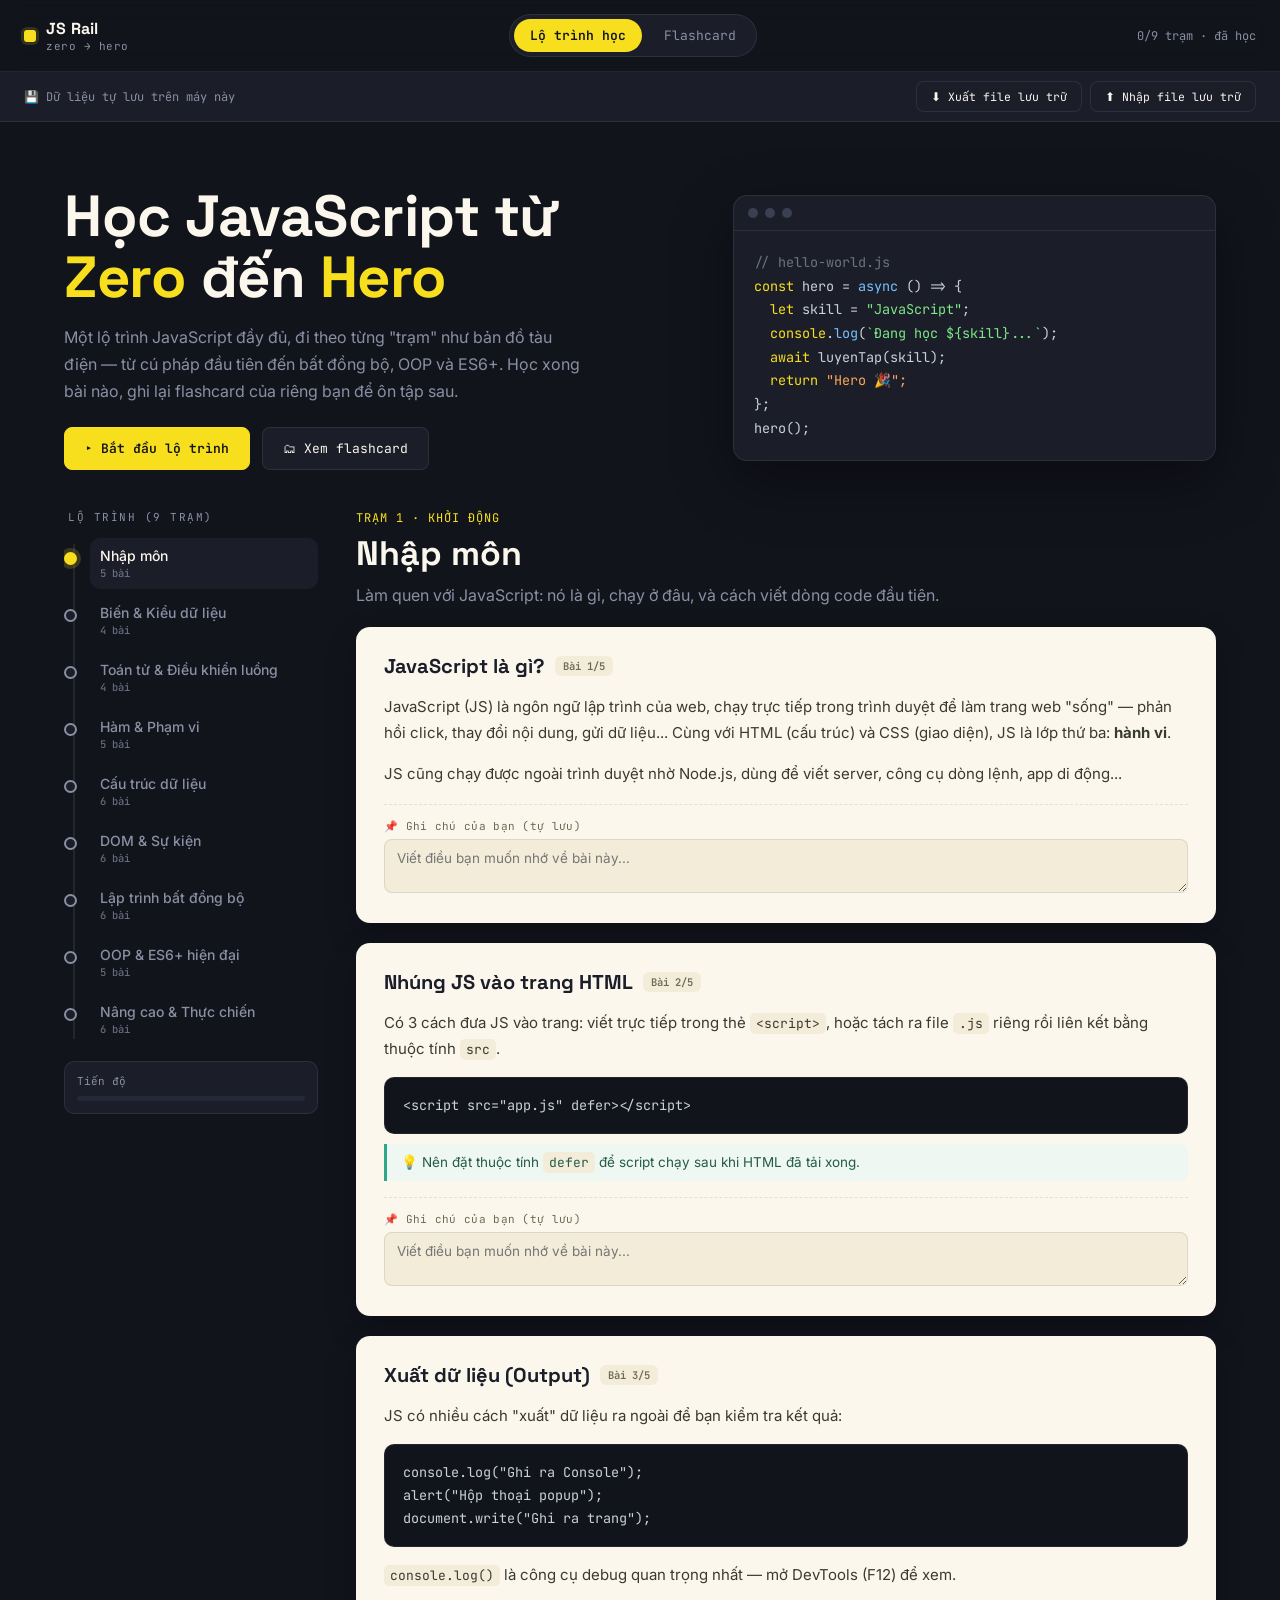
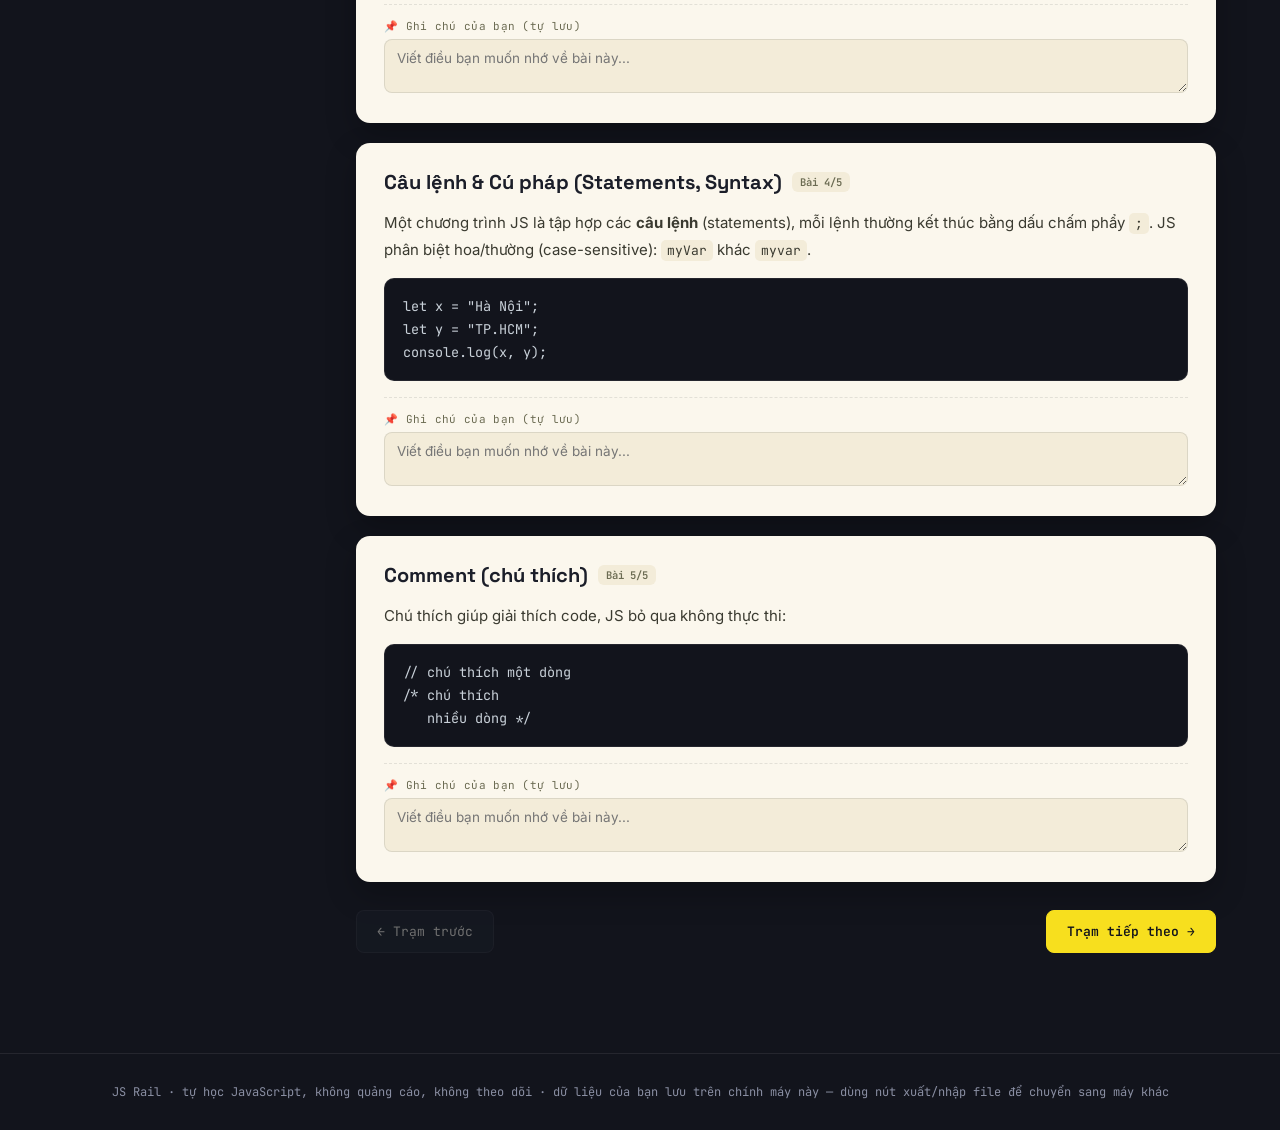
<file: index.html>
<!DOCTYPE html>
<html lang="vi">
<head>
<meta charset="UTF-8">
<meta name="viewport" content="width=device-width, initial-scale=1.0">
<title>JS Rail — Từ Zero đến Hero</title>
<link rel="preconnect" href="https://fonts.googleapis.com">
<link href="https://fonts.googleapis.com/css2?family=Space+Grotesk:wght@500;600;700&family=Inter:wght@400;500;600;700&family=JetBrains+Mono:wght@400;500;600&display=swap" rel="stylesheet">
<link rel="stylesheet" href="style.css">
</head>
<body>

<header class="topbar">
  <div class="brand">
    <span class="dot"></span>
    <div>
      JS Rail
      <small>zero&nbsp;→&nbsp;hero</small>
    </div>
  </div>
  <div class="modes">
    <button class="active" data-mode="learn">Lộ trình học</button>
    <button data-mode="flash">Flashcard</button>
  </div>
  <div class="progress-pill" id="progress-pill">0/0 bài · đã học</div>
</header>

<div class="storage-bar">
  <span id="storage-status">💾 Dữ liệu tự lưu trên máy này</span>
  <div class="storage-actions">
    <button class="btn" onclick="exportData()">⬇ Xuất file lưu trữ</button>
    <button class="btn" onclick="document.getElementById('import-file').click()">⬆ Nhập file lưu trữ</button>
    <input type="file" id="import-file" accept="application/json" style="display:none" onchange="importData(event)">
  </div>
</div>

<!-- HERO -->
<section class="hero" id="learn-hero">
  <div>
    <h1>Học JavaScript từ <span>Zero</span> đến <span>Hero</span></h1>
    <p>Một lộ trình JavaScript đầy đủ, đi theo từng "trạm" như bản đồ tàu điện — từ cú pháp đầu tiên đến bất đồng bộ, OOP và ES6+. Học xong bài nào, ghi lại flashcard của riêng bạn để ôn tập sau.</p>
    <div class="cta">
      <a href="#stage-wrap" class="btn primary">▸ Bắt đầu lộ trình</a>
      <button class="btn" onclick="switchMode('flash')">🗂 Xem flashcard</button>
    </div>
  </div>
  <div class="terminal">
    <div class="bar"><span></span><span></span><span></span></div>
    <pre><span class="c">// hello-world.js</span>
<span class="k">const</span> hero = <span class="fn">async</span> () => {
  <span class="k">let</span> skill = <span class="s">"JavaScript"</span>;
  <span class="k">console</span>.<span class="fn">log</span>(<span class="s">`Đang học ${skill}...`</span>);
  <span class="k">await</span> luyenTap(skill);
  <span class="k">return</span> <span id="typed-out"></span>
};
hero();</pre>
  </div>
</section>

<!-- LEARN MODE -->
<div class="stage-wrap" id="stage-wrap">
  <aside class="rail">
    <p class="rail-title">Lộ trình (9 trạm)</p>
    <div class="rail-line" id="rail-line"></div>
    <div class="rail-progress">
      Tiến độ
      <div class="rail-bar"><div id="rail-bar-fill"></div></div>
    </div>
  </aside>

  <main>
    <div class="mobile-stepper" id="mobile-stepper"></div>
    <div class="stage-header">
      <div class="stage-eyebrow" id="stage-eyebrow"></div>
      <h2 id="stage-title"></h2>
      <p id="stage-desc"></p>
    </div>
    <div id="lesson-list"></div>
    <div class="stage-nav-btns">
      <button class="btn" id="prev-stage">← Trạm trước</button>
      <button class="btn primary" id="next-stage">Trạm tiếp theo →</button>
    </div>
  </main>
</div>

<!-- FLASHCARD MODE -->
<div class="stage-wrap" id="flash-wrap" style="display:none; grid-template-columns:1fr;">
  <main>
    <div class="stage-header">
      <div class="stage-eyebrow">GHI NHỚ</div>
      <h2>Bộ flashcard JavaScript</h2>
      <p>Bấm vào thẻ để lật, đánh dấu "đã nhớ", hoặc tự viết flashcard ghi chú riêng cho phần bạn đang học.</p>
    </div>

    <div class="note-form">
      <h3>✎ Thêm flashcard / ghi chú của bạn</h3>
      <div class="row">
        <input id="nf-front" type="text" placeholder="Mặt trước — câu hỏi hoặc khái niệm (VD: closure là gì?)">
      </div>
      <div class="row">
        <textarea id="nf-back" rows="2" placeholder="Mặt sau — câu trả lời / ghi chú của bạn"></textarea>
      </div>
      <div class="row" style="grid-template-columns:1fr auto;">
        <select id="nf-stage"></select>
        <div class="actions"><button class="btn primary" onclick="addCustomCard()">+ Lưu flashcard</button></div>
      </div>
    </div>

    <div class="flash-toolbar">
      <select class="filter-select" id="flash-filter"></select>
      <input class="search-input" id="flash-search" type="text" placeholder="Tìm flashcard...">
      <button class="btn" onclick="shuffleDeck()">🔀 Xáo bài</button>
      <div class="deck-stats" id="deck-stats"></div>
    </div>

    <div class="deck" id="deck"></div>
  </main>
</div>

<footer>JS Rail · tự học JavaScript, không quảng cáo, không theo dõi · dữ liệu của bạn lưu trên chính máy này — dùng nút xuất/nhập file để chuyển sang máy khác</footer>

<script src="script.js" defer></script>
</body>
</html>
</file>
<file: style.css>
:root{
  --ink:#12141c;
  --ink-2:#1b1e29;
  --ink-3:#242838;
  --paper:#fbf7ed;
  --paper-2:#f3ecd9;
  --js:#f7df1e;
  --teal:#2fa88a;
  --coral:#ef6350;
  --slate:#8a8fa3;
  --line: rgba(255,255,255,0.08);
  --paper-line: rgba(18,20,28,0.1);
  --radius: 14px;
  --font-display:'Space Grotesk', sans-serif;
  --font-body:'Inter', sans-serif;
  --font-mono:'JetBrains Mono', monospace;
}
*{box-sizing:border-box;}
html{scroll-behavior:smooth;}
body{
  margin:0;
  background:var(--ink);
  color:var(--paper);
  font-family:var(--font-body);
  -webkit-font-smoothing:antialiased;
}
a{color:var(--teal);}
::selection{background:var(--js); color:var(--ink);}
:focus-visible{outline:2px solid var(--js); outline-offset:2px;}

/* ---------- layout shell ---------- */
.topbar{
  position:sticky; top:0; z-index:50;
  display:flex; align-items:center; justify-content:space-between;
  padding:14px 24px;
  background:rgba(18,20,28,0.9);
  backdrop-filter:blur(10px);
  border-bottom:1px solid var(--line);
}
.brand{display:flex; align-items:center; gap:10px; font-family:var(--font-display); font-weight:700; letter-spacing:.2px;}
.brand .dot{width:12px;height:12px;border-radius:3px;background:var(--js);box-shadow:0 0 0 3px rgba(247,223,30,0.15);}
.brand small{display:block; font-family:var(--font-mono); font-weight:400; font-size:11px; color:var(--slate); letter-spacing:.5px;}
.modes{display:flex; gap:6px; background:var(--ink-2); border:1px solid var(--line); border-radius:999px; padding:4px;}
.modes button{
  border:none; background:transparent; color:var(--slate);
  font-family:var(--font-mono); font-size:13px; padding:8px 16px; border-radius:999px; cursor:pointer;
  transition:.2s;
}
.modes button.active{background:var(--js); color:var(--ink); font-weight:600;}
.progress-pill{font-family:var(--font-mono); font-size:12px; color:var(--slate); display:none;}
@media (min-width:640px){.progress-pill{display:block;}}

/* ---------- storage bar ---------- */
.storage-bar{
  display:flex; align-items:center; justify-content:space-between; gap:12px; flex-wrap:wrap;
  padding:9px 24px; background:var(--ink-2); border-bottom:1px solid var(--line);
  font-family:var(--font-mono); font-size:12px; color:var(--slate);
}
.storage-actions{display:flex; gap:8px;}
.storage-actions .btn{padding:7px 14px; font-size:11.5px;}

/* ---------- keep notes (per lesson) ---------- */
.keep-note{
  margin-top:16px; padding-top:14px; border-top:1px dashed var(--paper-line);
}
.keep-note label{
  display:block; font-family:var(--font-mono); font-size:11px; color:#6b6b52; margin-bottom:6px; letter-spacing:.3px;
}
.keep-note textarea{
  width:100%; border:1px solid var(--paper-line); background:var(--paper-2); color:#1b1e29;
  border-radius:8px; padding:10px 12px; font-family:var(--font-body); font-size:13.5px; resize:vertical;
}
.keep-note textarea:focus{outline:2px solid var(--teal); outline-offset:1px;}

/* ---------- hero ---------- */
.hero{
  padding:64px 24px 40px;
  max-width:1200px; margin:0 auto;
  display:grid; grid-template-columns:1.3fr 1fr; gap:40px; align-items:center;
}
.hero h1{
  font-family:var(--font-display); font-size:clamp(34px,5vw,58px); line-height:1.05; margin:0 0 16px;
  letter-spacing:-.5px;
}
.hero h1 span{color:var(--js);}
.hero p{color:var(--slate); font-size:16px; line-height:1.7; max-width:520px; margin:0 0 22px;}
.hero .cta{display:flex; gap:12px; flex-wrap:wrap;}
.btn{
  font-family:var(--font-mono); font-size:13px; padding:12px 20px; border-radius:8px; border:1px solid var(--line);
  background:var(--ink-2); color:var(--paper); cursor:pointer; text-decoration:none; display:inline-flex; align-items:center; gap:8px;
  transition:.2s;
}
.btn.primary{background:var(--js); color:var(--ink); border-color:var(--js); font-weight:600;}
.btn:hover{transform:translateY(-1px); border-color:var(--js);}
.terminal{
  background:var(--ink-2); border:1px solid var(--line); border-radius:var(--radius); overflow:hidden;
  box-shadow:0 20px 60px rgba(0,0,0,0.4);
}
.terminal .bar{display:flex; gap:7px; padding:12px 14px; border-bottom:1px solid var(--line);}
.terminal .bar span{width:10px;height:10px;border-radius:50%;background:#3a3f52;}
.terminal pre{margin:0; padding:20px; font-family:var(--font-mono); font-size:13.5px; line-height:1.75; color:#c9d1d9; overflow-x:auto;}
.terminal .k{color:#f7df1e;} .terminal .s{color:#7ee787;} .terminal .c{color:#6b7280;} .terminal .fn{color:#79c0ff;}
#typed-out{color:#ffa657;}

/* ---------- rail / roadmap ---------- */
.stage-wrap{max-width:1200px; margin:0 auto; padding:0 24px 100px; display:grid; grid-template-columns:260px 1fr; gap:32px;}
.rail{position:sticky; top:76px; align-self:start; max-height:calc(100vh - 96px); overflow:auto; padding-right:6px;}
.rail-title{font-family:var(--font-mono); font-size:11px; text-transform:uppercase; letter-spacing:1.5px; color:var(--slate); margin:0 0 14px 4px;}
.rail-line{position:relative; padding-left:26px;}
.rail-line::before{content:''; position:absolute; left:9px; top:6px; bottom:6px; width:2px; background:var(--line);}
.station{position:relative; margin-bottom:6px;}
.station button{
  width:100%; text-align:left; background:transparent; border:none; color:var(--slate); cursor:pointer;
  padding:9px 12px 9px 10px; border-radius:10px; font-size:14px; font-family:var(--font-body); font-weight:500;
  display:flex; flex-direction:column; gap:2px; transition:.15s;
}
.station small{font-family:var(--font-mono); font-size:10.5px; color:var(--slate); opacity:.7;}
.station::before{
  content:''; position:absolute; left:-26px; top:14px; width:9px; height:9px; border-radius:50%;
  background:var(--ink-2); border:2px solid var(--slate); z-index:2;
}
.station.done::before{background:var(--teal); border-color:var(--teal);}
.station.current::before{background:var(--js); border-color:var(--js); box-shadow:0 0 0 4px rgba(247,223,30,0.18);}
.station.current button{background:var(--ink-2); color:var(--paper);}
.station:hover button{color:var(--paper);}
.rail-progress{margin-top:16px; padding:12px; background:var(--ink-2); border:1px solid var(--line); border-radius:10px; font-family:var(--font-mono); font-size:11px; color:var(--slate);}
.rail-bar{height:5px; border-radius:99px; background:var(--ink-3); margin-top:8px; overflow:hidden;}
.rail-bar div{height:100%; background:var(--teal); width:0%; transition:.3s;}

/* mobile stepper (hidden on desktop) */
.mobile-stepper{display:none;}

/* ---------- main stage / lesson panel ---------- */
.stage-header{margin-bottom:18px;}
.stage-eyebrow{font-family:var(--font-mono); font-size:12px; color:var(--js); letter-spacing:1px;}
.stage-header h2{font-family:var(--font-display); font-size:clamp(24px,3vw,34px); margin:6px 0 8px;}
.stage-header p{color:var(--slate); max-width:640px; line-height:1.6; margin:0;}

.lesson-card{
  background:var(--paper); color:#1b1e29; border-radius:var(--radius);
  padding:26px 28px; margin-bottom:20px; box-shadow:0 12px 30px rgba(0,0,0,0.25);
}
.lesson-card h3{font-family:var(--font-display); font-size:20px; margin:0 0 10px; display:flex; align-items:center; gap:10px;}
.lesson-card h3 .tag{font-family:var(--font-mono); font-size:10.5px; background:var(--paper-2); color:#6b6b52; padding:3px 8px; border-radius:6px; font-weight:600;}
.lesson-card p, .lesson-card li{line-height:1.75; font-size:15px; color:#3a3a30;}
.lesson-card ul{padding-left:20px; margin:8px 0;}
.lesson-card pre{
  background:var(--ink); color:#c9d1d9; border-radius:10px; padding:16px 18px; overflow-x:auto;
  font-family:var(--font-mono); font-size:13.5px; line-height:1.7; margin:12px 0 4px;
  border:1px solid var(--line);
}
.lesson-card code.inline{background:var(--paper-2); padding:2px 6px; border-radius:5px; font-family:var(--font-mono); font-size:13px;}
.note-box{
  margin-top:10px; padding:10px 14px; border-left:3px solid var(--teal); background:#eef7f2; border-radius:0 8px 8px 0;
  font-size:13.5px; color:#245b4a;
}

.stage-nav-btns{display:flex; justify-content:space-between; margin-top:28px; gap:12px;}

/* ---------- flashcards ---------- */
.flash-toolbar{display:flex; flex-wrap:wrap; gap:10px; align-items:center; margin-bottom:22px;}
.filter-select, .search-input{
  background:var(--ink-2); border:1px solid var(--line); color:var(--paper); padding:9px 12px; border-radius:8px;
  font-family:var(--font-body); font-size:13px;
}
.deck-stats{font-family:var(--font-mono); font-size:12px; color:var(--slate); margin-left:auto;}

.deck{display:grid; grid-template-columns:repeat(auto-fill,minmax(260px,1fr)); gap:18px;}
.card-scene{perspective:1400px; height:200px;}
.flip-card{
  position:relative; width:100%; height:100%; cursor:pointer;
  transform-style:preserve-3d; transition:transform .5s cubic-bezier(.4,.2,.2,1);
}
.card-scene.flipped .flip-card{transform:rotateY(180deg);}
.face{
  position:absolute; inset:0; border-radius:var(--radius); backface-visibility:hidden;
  padding:18px; display:flex; flex-direction:column; justify-content:space-between;
  box-shadow:0 10px 24px rgba(0,0,0,0.3);
}
.face.front{background:var(--ink-2); border:1px solid var(--line);}
.face.back{background:var(--js); color:var(--ink); transform:rotateY(180deg);}
.face .eyebrow{font-family:var(--font-mono); font-size:10.5px; letter-spacing:.5px; opacity:.7;}
.face .body-txt{font-family:var(--font-display); font-weight:600; font-size:16px; line-height:1.35; margin-top:8px; overflow:auto;}
.face .hint{font-family:var(--font-mono); font-size:10.5px; opacity:.6;}
.card-actions{display:flex; gap:6px; margin-top:10px;}
.card-actions button{
  flex:1; font-family:var(--font-mono); font-size:11px; padding:7px; border-radius:7px; border:1px solid var(--line);
  background:transparent; color:var(--slate); cursor:pointer;
}
.card-actions button.mark-known.on{background:var(--teal); color:#fff; border-color:var(--teal);}
.card-actions button:hover{color:var(--paper);}

.note-form{
  background:var(--ink-2); border:1px solid var(--line); border-radius:var(--radius); padding:20px; margin-bottom:24px;
}
.note-form h3{margin:0 0 12px; font-family:var(--font-display); font-size:17px;}
.note-form .row{display:grid; grid-template-columns:1fr; gap:10px; margin-bottom:10px;}
.note-form textarea, .note-form input, .note-form select{
  width:100%; background:var(--ink); border:1px solid var(--line); color:var(--paper); border-radius:8px; padding:10px 12px;
  font-family:var(--font-body); font-size:13.5px; resize:vertical;
}
.note-form .actions{display:flex; justify-content:flex-end; gap:10px;}

.empty-state{color:var(--slate); font-family:var(--font-mono); font-size:13px; text-align:center; padding:40px 0;}

footer{text-align:center; padding:30px; color:var(--slate); font-family:var(--font-mono); font-size:12px; border-top:1px solid var(--line);}

/* ================= MEDIA QUERIES ================= */
/* Tablet: 768px - 1024px */
@media (max-width:1024px){
  .hero{grid-template-columns:1fr; padding-top:44px;}
  .hero p{max-width:none;}
  .stage-wrap{grid-template-columns:1fr;}
  .rail{display:none;}
  .mobile-stepper{
    display:flex; overflow-x:auto; gap:8px; padding:4px 2px 14px; margin-bottom:8px;
    border-bottom:1px solid var(--line); -webkit-overflow-scrolling:touch;
  }
  .mobile-stepper button{
    flex:0 0 auto; font-family:var(--font-mono); font-size:12px; padding:8px 14px; border-radius:999px;
    border:1px solid var(--line); background:var(--ink-2); color:var(--slate); white-space:nowrap; cursor:pointer;
  }
  .mobile-stepper button.current{background:var(--js); color:var(--ink); border-color:var(--js); font-weight:600;}
  .deck{grid-template-columns:repeat(auto-fill,minmax(220px,1fr));}
}

/* Smartphone: below 640px */
@media (max-width:640px){
  .topbar{padding:12px 16px; flex-wrap:wrap; gap:8px;}
  .brand{font-size:15px;}
  .modes button{padding:7px 11px; font-size:12px;}
  .hero{padding:30px 16px 26px; gap:26px;}
  .hero h1{font-size:30px;}
  .hero p{font-size:14.5px;}
  .btn{font-size:12px; padding:10px 16px;}
  .terminal pre{font-size:12px; padding:16px;}
  .stage-wrap{padding:0 16px 70px;}
  .lesson-card{padding:20px 18px;}
  .lesson-card h3{font-size:18px; flex-wrap:wrap;}
  .deck{grid-template-columns:1fr;}
  .flash-toolbar{flex-direction:column; align-items:stretch;}
  .deck-stats{margin-left:0;}
  .card-scene{height:190px;}
  .stage-nav-btns{flex-direction:column;}
  .stage-nav-btns .btn{justify-content:center;}
  .storage-bar{padding:9px 16px; justify-content:center; text-align:center;}
  .storage-actions{width:100%; justify-content:center;}
  .storage-actions .btn{flex:1;}
}
</file>
